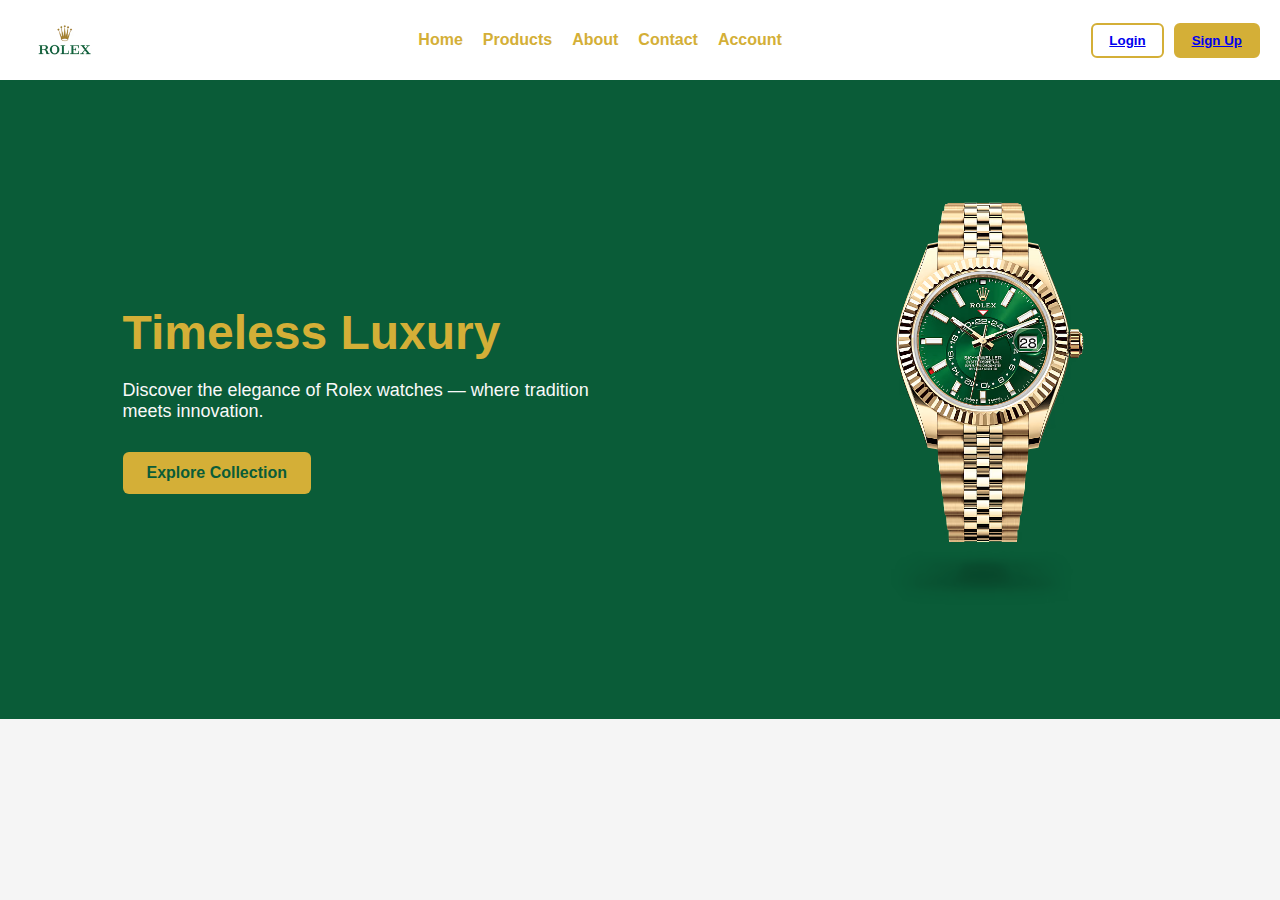
<file: index.html>
<!DOCTYPE html>
<html lang="en">
<head>
    <meta charset="UTF-8">
    <meta name="viewport" content="width=device-width, initial-scale=1.0">
    <title>watch Website</title>
    <link rel="stylesheet" href="style.css">
    <link rel="stylesheet" href="https://cdnjs.cloudflare.com/ajax/libs/font-awesome/6.7.2/css/all.min.css"
        integrity="sha512-Evv84Mr4kqVGRNSgIGL/F/aIDqQb7xQ2vcrdIwxfjThSH8CSR7PBEakCr51Ck+w+/U6swU2Im1vVX0SVk9ABhg=="
        crossorigin="anonymous" referrerpolicy="no-referrer" />

</head>
<body>

    <div class="container">
        <nav class="navbar">
    <img src="rolex-logo.avif" class="logo">
    <ul>
        <li><a href="#">Home</a></li>
        <li><a href="#">Products</a></li>
        <li><a href="#">About</a></li>
        <li><a href="#">Contact</a></li>
        <li><a href="#">Account</a></li>
    </ul>
    <div class="nav-buttons">
        <button class="login-btn"><a href="login.html">Login</a></button>
        <button class="signup-btn"><a href="signup.html">Sign Up </a></button>
    </div>
    <div class="account-icon" style="display: none">

        <i class="fa-solid fa-user"></i>
        <p>Account</p>
    </div>
</nav>
    </div>


    <section class="hero">
  <div class="hero-content">
    <h1>Timeless Luxury</h1>
    <p>Discover the elegance of Rolex watches — where tradition meets innovation.</p>
    <button class="hero-btn">Explore Collection</button>
  </div>
  <div class="hero-image">
    <img src="m336938-0008.avif" alt="Rolex Watch" />
  </div>
</section>



      
    
    

    <script src="app.js" ></script>
</body>
</html>
</file>
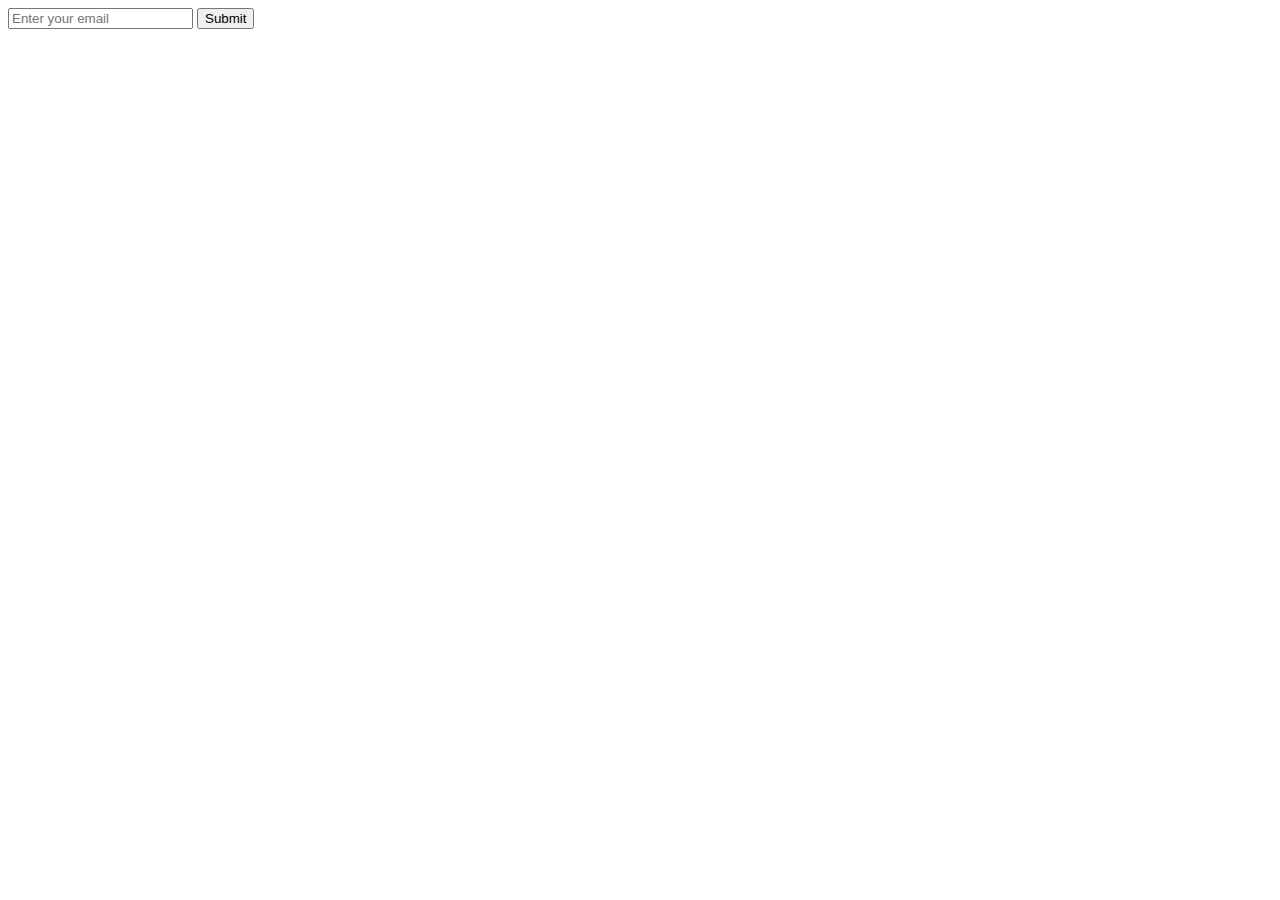
<file: comformemail.html>
<!DOCTYPE html>
<html lang="en">
<head>
    <meta charset="UTF-8">
    <meta name="viewport" content="width=device-width, initial-scale=1.0">
    <title>Comform Email</title>
</head>
<body>
    <div>
        <form id="confirmEmailForm">


            <input type="text" id="email" placeholder="Enter your email" />
            <button>Submit</button>
        </form>
    </div>
</body>
</html>
</file>
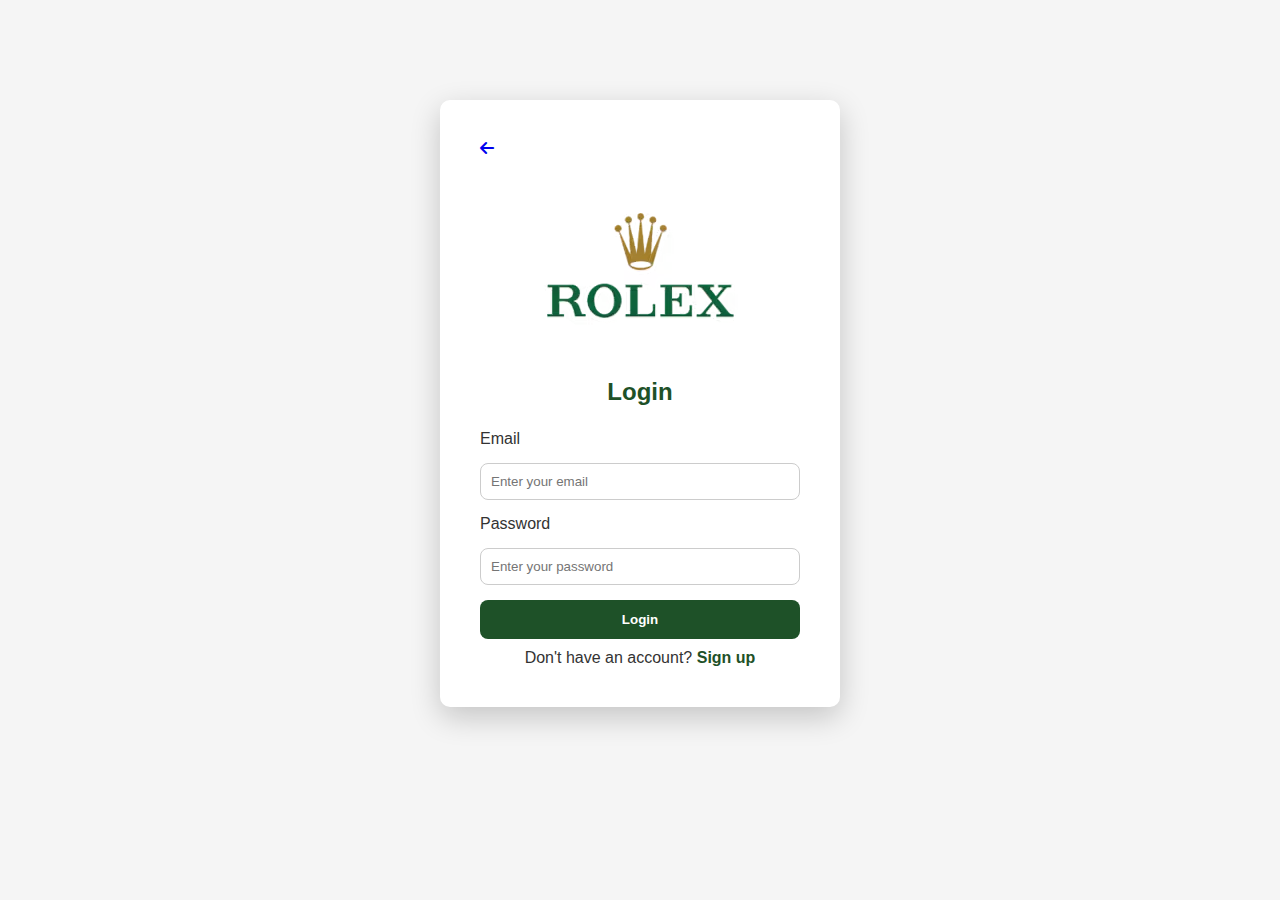
<file: login.html>
<!DOCTYPE html>
<html lang="en">
<head>
  <meta charset="UTF-8" />
  <meta name="viewport" content="width=device-width, initial-scale=1.0"/>
  <title>Login</title>
  <link rel="stylesheet" href="style.css" />
  <link rel="stylesheet" href="https://cdnjs.cloudflare.com/ajax/libs/font-awesome/6.7.2/css/all.min.css"
        integrity="sha512-Evv84Mr4kqVGRNSgIGL/F/aIDqQb7xQ2vcrdIwxfjThSH8CSR7PBEakCr51Ck+w+/U6swU2Im1vVX0SVk9ABhg=="
        crossorigin="anonymous" referrerpolicy="no-referrer" />
</head>
<body>
  <div class="signup-container">
  <a href="index.html">
            
            <i class="fa-solid fa-arrow-left"></i>
        </a>

    <img src="/rolex-logo.avif" alt="logo" >
    <div class="login-box">
      <h2>Login</h2>
      <form id="loginForm">
        <label for="email">Email</label>
        <input type="email" id="email" placeholder="Enter your email" required />

        <label for="password">Password</label>
        <input type="password" id="password" placeholder="Enter your password" required />

        <button type="submit">Login</button>
      </form>
      <p class="signup-link">Don't have an account? <a href="signup.html">Sign up</a></p>
    </div>
  </div>

  <script src="app.js" type="module"></script>
</body>
</html>
</file>
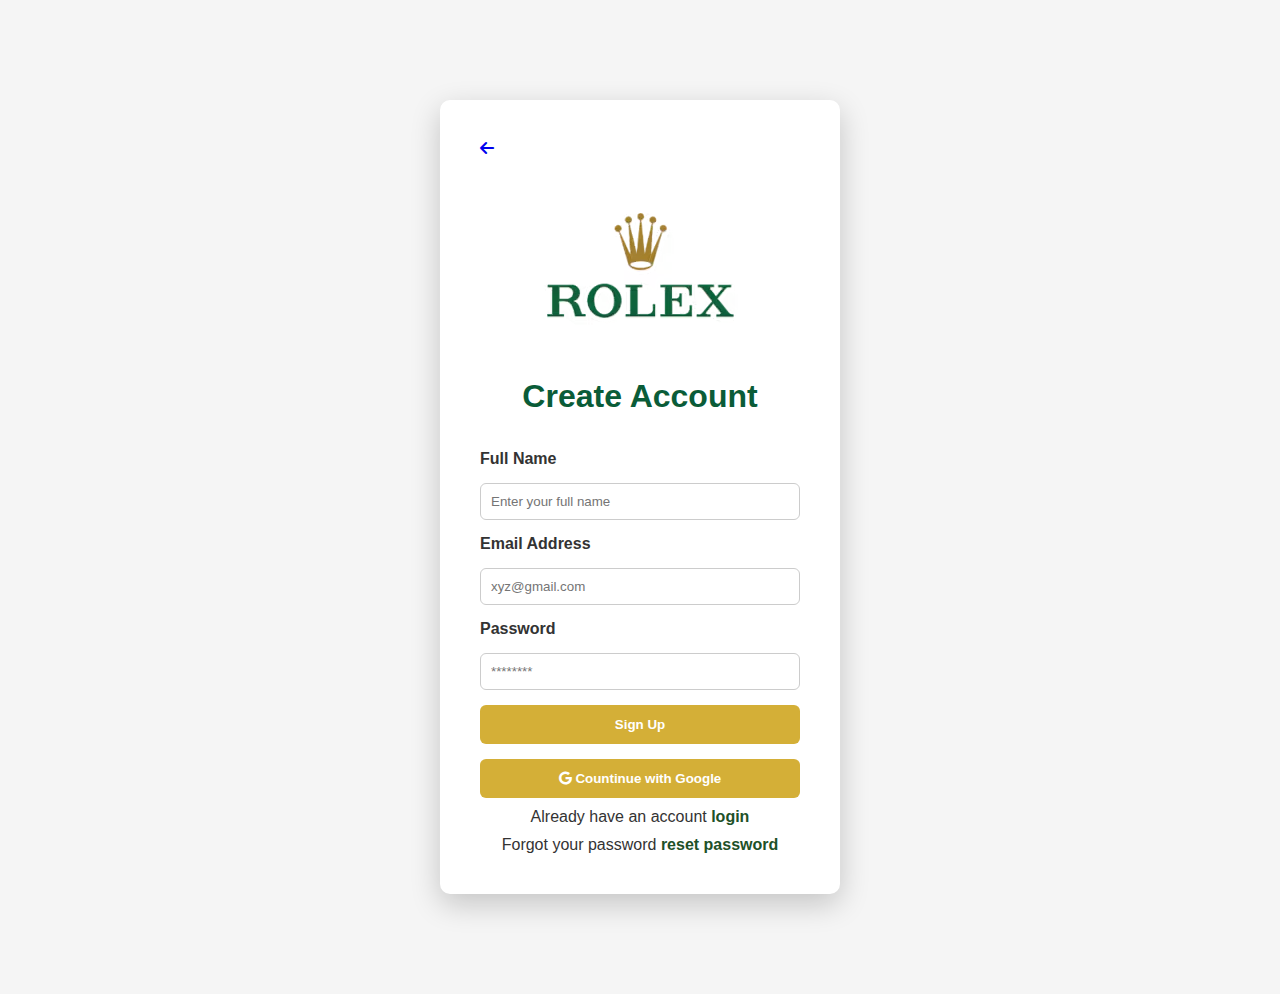
<file: signup.html>
<!DOCTYPE html>
<html lang="en">

<head>
    <meta charset="UTF-8">
    <meta name="viewport" content="width=device-width, initial-scale=1.0">
    <title>Sign up</title>
    <link rel="stylesheet" href="style.css">
    <link rel="stylesheet" href="https://cdnjs.cloudflare.com/ajax/libs/font-awesome/6.7.2/css/all.min.css"
        integrity="sha512-Evv84Mr4kqVGRNSgIGL/F/aIDqQb7xQ2vcrdIwxfjThSH8CSR7PBEakCr51Ck+w+/U6swU2Im1vVX0SVk9ABhg=="
        crossorigin="anonymous" referrerpolicy="no-referrer" />
</head>

<body>
    <div class="signup-container">
        <a href="index.html">
            
            <i class="fa-solid fa-arrow-left"></i>
        </a>

        <img src="/rolex-logo.avif" alt="">

        <form class="signup-form">
            <h1>Create Account</h1>

            <label for="name">Full Name</label>
            <input type="text" id="name" placeholder="Enter your full name" />

            <label for="email">Email Address</label>
            <input type="email" id="email" placeholder="xyz@gmail.com" />

            <label for="password">Password</label>
            <input type="password" id="password" placeholder="********" />

            <button type="submit">Sign Up</button>

            <button id="googlebtn">
                <i class="fa-brands fa-google"></i>
                Countinue with Google
            </button>
        </form>
         <p class="signup-link">Already have an account <a href="login.html">login</a></p>
         <p class="signup-link">Forgot your password <a href="login.html">reset password</a></p>

    </div>

    <script src="app.js" type="module"></script>
</body>

</html>
</file>
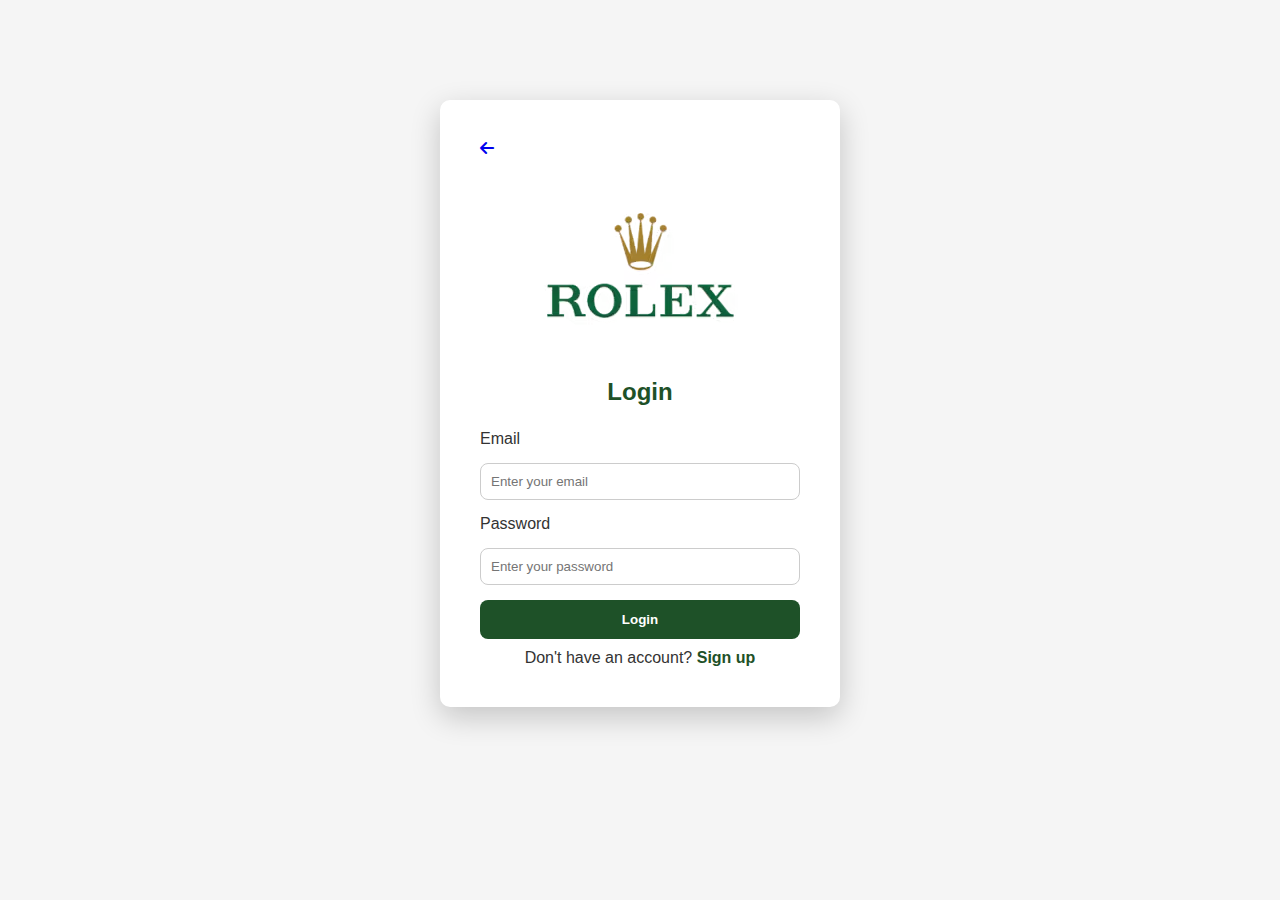
<file: logi/login.html>
<!DOCTYPE html>
<html lang="en">
<head>
  <meta charset="UTF-8" />
  <meta name="viewport" content="width=device-width, initial-scale=1.0"/>
  <title>Login</title>
  <link rel="stylesheet" href="../style.css" />
  <link rel="stylesheet" href="https://cdnjs.cloudflare.com/ajax/libs/font-awesome/6.7.2/css/all.min.css"
        integrity="sha512-Evv84Mr4kqVGRNSgIGL/F/aIDqQb7xQ2vcrdIwxfjThSH8CSR7PBEakCr51Ck+w+/U6swU2Im1vVX0SVk9ABhg=="
        crossorigin="anonymous" referrerpolicy="no-referrer" />
</head>
<body>
  <div class="signup-container">
  <a href="/index.html">
            
            <i class="fa-solid fa-arrow-left"></i>
        </a>

    <img src="/rolex-logo.avif" alt="logo" >
    <div class="login-box">
      <h2>Login</h2>
      <form id="loginForm">
        <label for="email">Email</label>
        <input type="email" id="email" placeholder="Enter your email" required />

        <label for="password">Password</label>
        <input type="password" id="password" placeholder="Enter your password" required />

        <button type="submit">Login</button>
      </form>
      <p class="signup-link">Don't have an account? <a href="/sign/signup.html">Sign up</a></p>
    </div>
  </div>

  <script src="/app.js" type="module"></script>
</body>
</html>
</file>
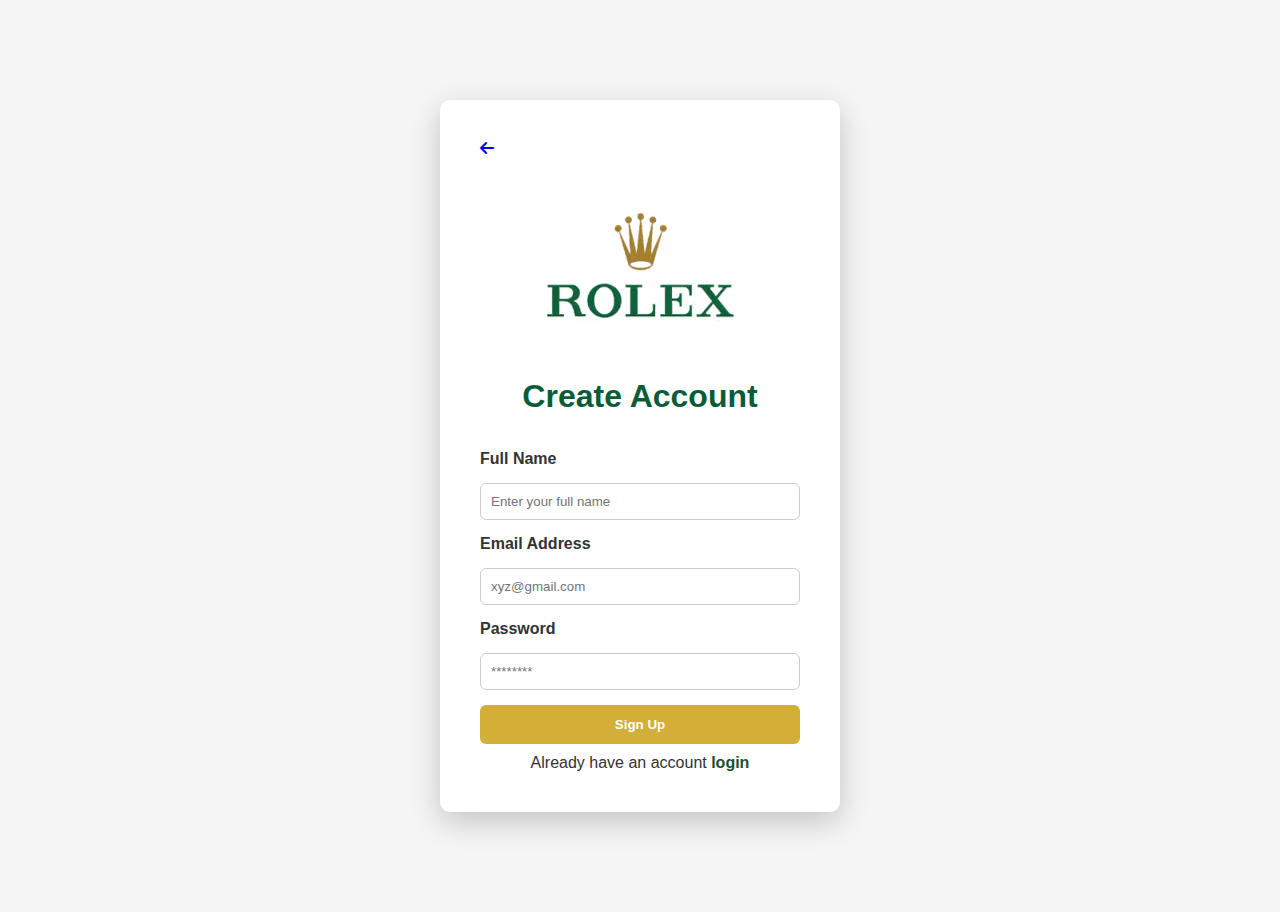
<file: sign/signup.html>
<!DOCTYPE html>
<html lang="en">

<head>
    <meta charset="UTF-8">
    <meta name="viewport" content="width=device-width, initial-scale=1.0">
    <title>Sign up</title>
    <link rel="stylesheet" href="../style.css">
    <link rel="stylesheet" href="https://cdnjs.cloudflare.com/ajax/libs/font-awesome/6.7.2/css/all.min.css"
        integrity="sha512-Evv84Mr4kqVGRNSgIGL/F/aIDqQb7xQ2vcrdIwxfjThSH8CSR7PBEakCr51Ck+w+/U6swU2Im1vVX0SVk9ABhg=="
        crossorigin="anonymous" referrerpolicy="no-referrer" />
</head>

<body>
    <div class="signup-container">
        <a href="/index.html">
            
            <i class="fa-solid fa-arrow-left"></i>
        </a>

        <img src="/rolex-logo.avif" alt="">

        <form class="signup-form">
            <h1>Create Account</h1>

            <label for="name">Full Name</label>
            <input type="text" id="name" placeholder="Enter your full name" />

            <label for="email">Email Address</label>
            <input type="email" id="email" placeholder="xyz@gmail.com" />

            <label for="password">Password</label>
            <input type="password" id="password" placeholder="********" />

            <button type="submit">Sign Up</button>
        </form>
         <p class="signup-link">Already have an account <a href="/logi/login.html">login</a></p>
    </div>

    <script src="../app.js" type="module"></script>
</body>

</html>
</file>
<file: style.css>
/* Reset some default styles */
* {
  margin: 0;
  padding: 0;
  box-sizing: border-box;
  font-family: 'Segoe UI', Tahoma, Geneva, Verdana, sans-serif;
}

/* Body Styling */
body {
  background-color: #f5f5f5;
  color: #333;
}

/* Container */
.container {
  width: 100%;
  /* padding: 10px 30px; */
  background-color: white;
  box-shadow: 0 4px 10px rgba(0, 0, 0, 0.1);
}

/* Navbar */
.navbar {
  display: flex;
  justify-content: space-between;
  align-items: center;
  flex-wrap: wrap;
  /* background-color: #0A5C38; Rolex Green */
  padding: 10px 20px;
}

/* Logo */
.logo {
  height: 60px;
  cursor: pointer;
}

/* Nav Links */
.navbar ul {
  display: flex;
  list-style: none;
  gap: 20px;
}

.navbar ul li a {
  text-decoration: none;
  color: #D4AF37; /* Gold */
  font-weight: 600;
  transition: color 0.3s;
}

.navbar ul li a:hover {
  color: #0A5C38; /* Green on hover */
}

/* Buttons */
.nav-buttons {
  display: flex;
  gap: 10px;
}

.login-btn,
.signup-btn {
  padding: 8px 16px;
  border: 2px solid #D4AF37; /* Gold border */
  border-radius: 6px;
  background-color: transparent;
  color: #D4AF37;
  font-weight: bold;
  cursor: pointer;
  transition: all 0.3s ease-in-out;
}

.signup-btn {
  background-color: #D4AF37; /* Gold background */
  color: #0A5C38; /* Green text */
}

.login-btn:hover {
  background-color: #D4AF37;
  color: #0A5C38;
}

.signup-btn:hover {
  background-color: #c9a636; /* darker gold on hover */
  color: #fff;
}


/* Hero Section */
.hero {
  display: flex;
  justify-content: space-around;
  align-items: center;
  padding: 60px 30px;
  background-color: #0A5C38; 
  color: #D4AF37; 
  flex-wrap: wrap;
}

.hero-content {
  max-width: 500px;
}

.hero-content h1 {
  font-size: 48px;
  margin-bottom: 20px;
  color: #D4AF37;
}

.hero-content p {
  font-size: 18px;
  color: #f9f9f9;
  margin-bottom: 30px;
}

.hero-btn {
  padding: 12px 24px;
  background-color: #D4AF37;
  color: #0A5C38;
  border: none;
  border-radius: 6px;
  font-weight: bold;
  font-size: 16px;
  cursor: pointer;
  transition: all 0.3s ease-in-out;
}

.hero-btn:hover {
  background-color: #c9a636;
  color: white;
}

.hero-image img {
  max-width: 350px;
  width: 100%;
  border-radius: 10px;
  /* box-shadow: 0 8px 20px rgba(0, 0, 0, 0.3); */
}


.signup-container {
  width: 100%;
  max-width: 400px;
  background-color: white;
  padding: 40px;
    margin: 100px auto;
  border-radius: 10px;
  box-shadow: 0 10px 30px rgba(0, 0, 0, 0.2);
}

.signup-form {
  display: flex;
  flex-direction: column;
  gap: 15px;
}

.signup-form h1 {
  text-align: center;
  color: #0A5C38;
  margin-bottom: 20px;
}

.signup-form label {
  font-weight: bold;
  color: #333;
}

.signup-form input {
  padding: 10px;
  border: 1px solid #ccc;
  border-radius: 6px;
  outline: none;
  transition: 0.3s;
}

.signup-form input:focus {
  border-color: #D4AF37; /* Gold border */
  box-shadow: 0 0 5px rgba(212, 175, 55, 0.5);
}

.signup-form button {
  padding: 12px;
  background-color: #D4AF37; /* Gold */
  color: white;
  border: none;
  border-radius: 6px;
  font-weight: bold;
  cursor: pointer;
  transition: 0.3s;
}

.signup-form button:hover {
  background-color: #c19e34;
}



.login-box h2 {
  text-align: center;
  color: #1e5128;
  margin-bottom: 24px;
}

form {
  display: flex;
  flex-direction: column;
  gap: 15px;
}

input {
  padding: 10px;
  border-radius: 8px;
  border: 1px solid #ccc;
  outline: none;
  transition: border-color 0.3s ease;
}

input:focus {
  border-color: #1e5128;
}

button {
  padding: 12px;
  background-color: #1e5128;
  color: white;
  font-weight: bold;
  border: none;
  border-radius: 8px;
  cursor: pointer;
  transition: background-color 0.3s ease;
}

button:hover {
  background-color: #4e9f3d;
}

.signup-link {
  text-align: center;
  margin-top: 10px;
}

.signup-link a {
  color: #1e5128;
  text-decoration: none;
  font-weight: bold;
}


.account-icon{
    display: flex;
    align-items: center;
    gap: 10px;
    font-weight: bold;
    font-size: 24px;
    color: #D4AF37; /* Gold */
    margin-right: 10px;
    
}

/* Responsive */
@media (max-width: 500px) {
  .signup-container {
    margin: 20px;
    padding: 30px 20px;
  }
}

/* Responsive */
@media (max-width: 768px) {
  .hero {
    flex-direction: column;
    text-align: center;
  }

  .hero-content {
    margin-bottom: 30px;
  }
}


/* Responsive */
@media (max-width: 768px) {
  .navbar {
    flex-direction: column;
    align-items: flex-start;
  }

  .navbar ul {
    flex-direction: column;
    gap: 10px;
    margin-top: 10px;
  }

  .nav-buttons {
    margin-top: 15px;
    width: 100%;
    justify-content: flex-start;
  }
}
</file>
